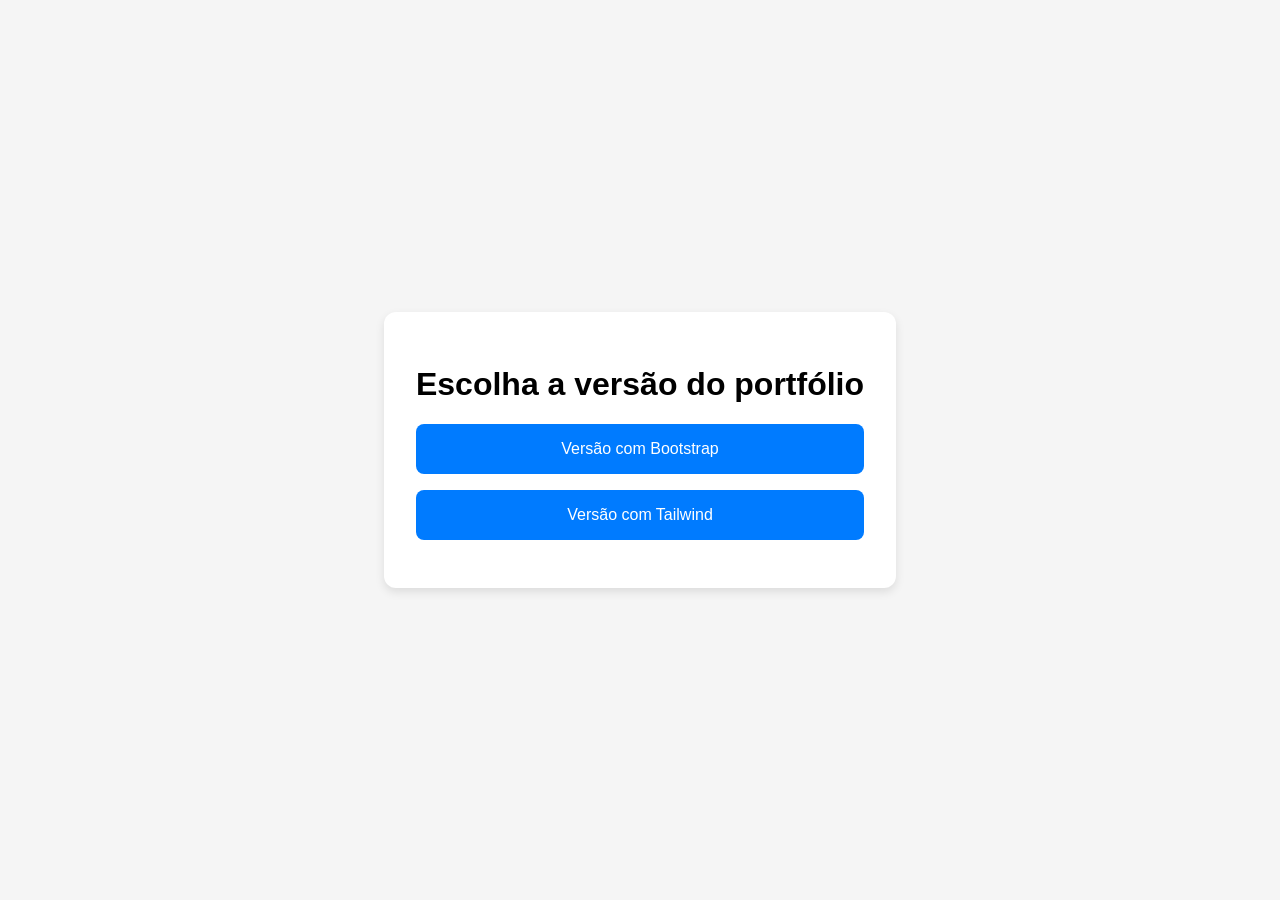
<file: index.html>
<!DOCTYPE html>
<html lang="pt-BR">
<head>
  <meta charset="UTF-8">
  <meta name="viewport" content="width=device-width, initial-scale=1.0">
  <title>Portfólio - Escolha a versão</title>
  <style>
    body {
      font-family: Arial, sans-serif;
      display: flex;
      justify-content: center;
      align-items: center;
      height: 100vh;
      margin: 0;
      background: #f5f5f5;
    }
    .container {
      text-align: center;
      background: white;
      padding: 2rem;
      border-radius: 12px;
      box-shadow: 0 4px 10px rgba(0,0,0,0.1);
    }
    a {
      display: block;
      margin: 1rem 0;
      padding: 1rem;
      text-decoration: none;
      background: #007bff;
      color: white;
      border-radius: 8px;
      transition: 0.2s;
    }
    a:hover {
      background: #0056b3;
    }
  </style>
</head>
<body>
  <main class="container">
    <h1>Escolha a versão do portfólio</h1>

    <a href="bootstrap/src/index.html">
      Versão com Bootstrap
    </a>

    <a href="tailwind/src/index.html">
      Versão com Tailwind
    </a>
  </main>
</body>
</html>
</file>
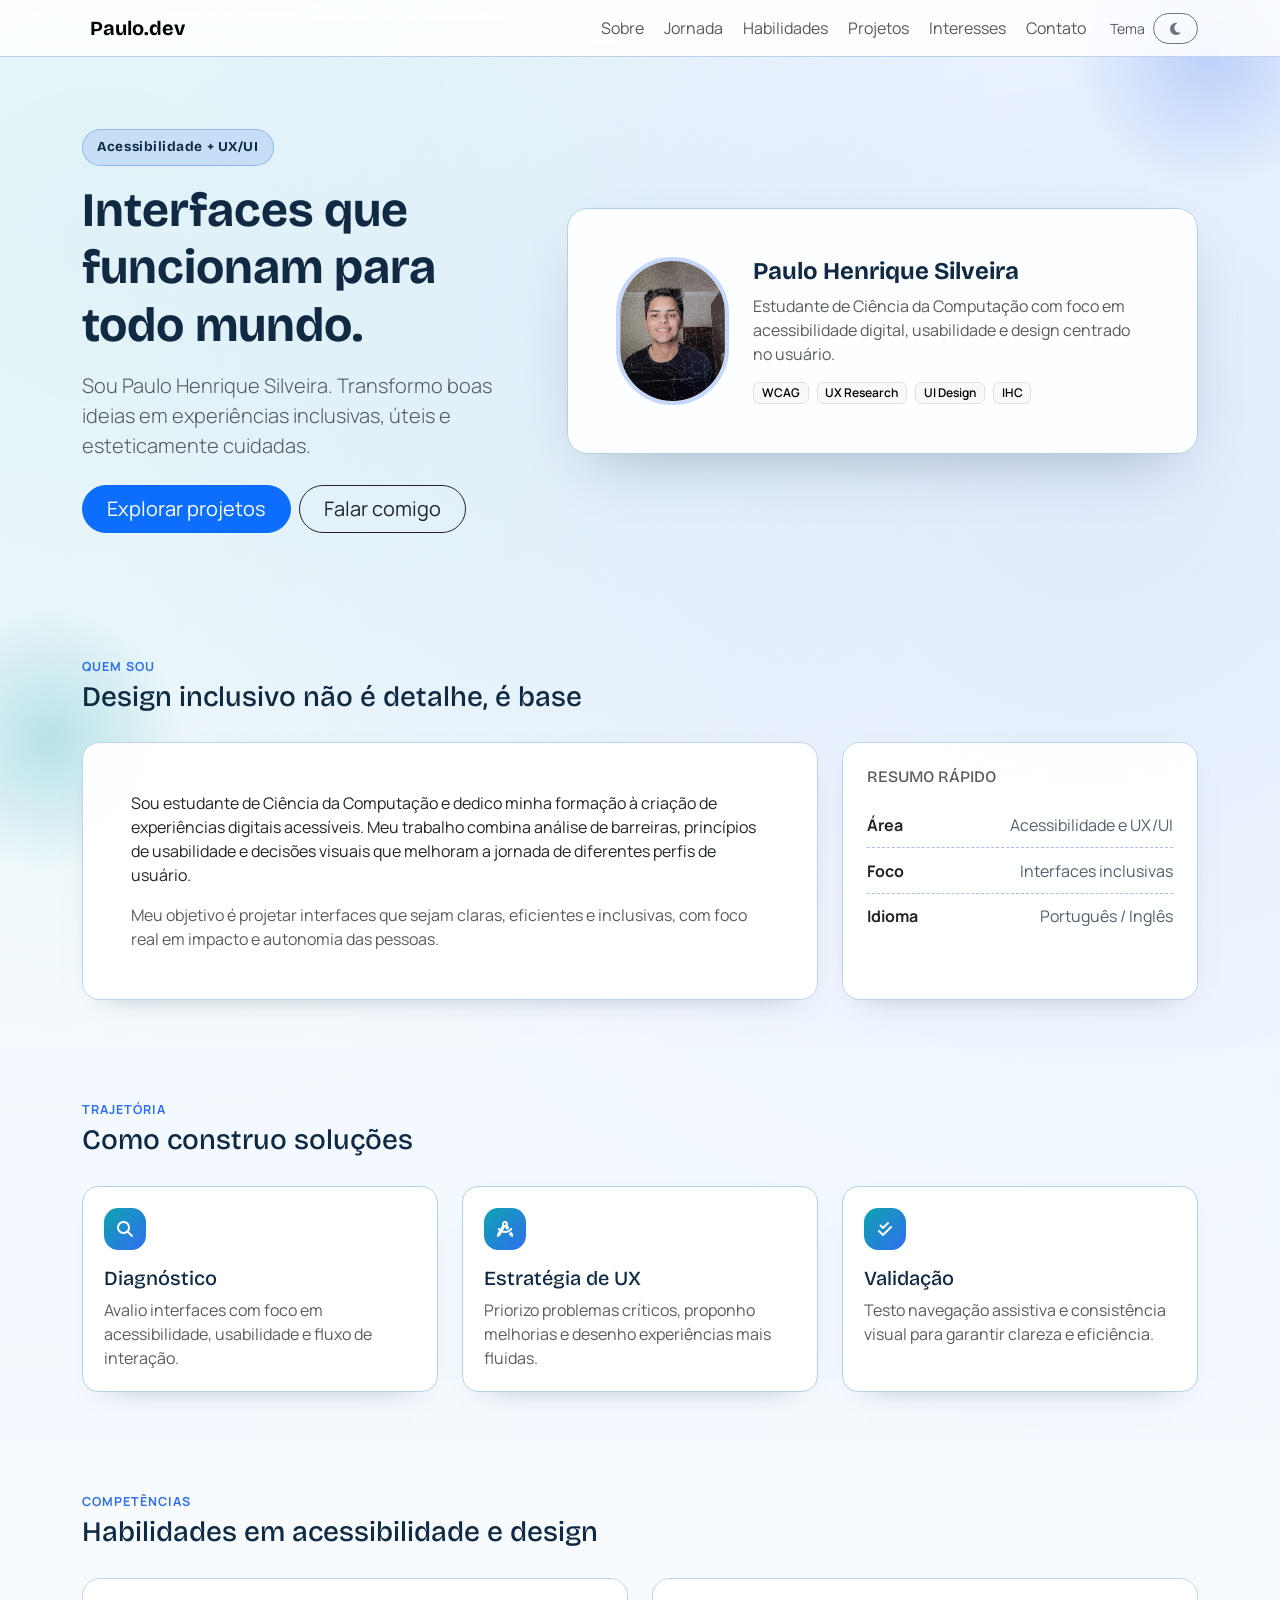
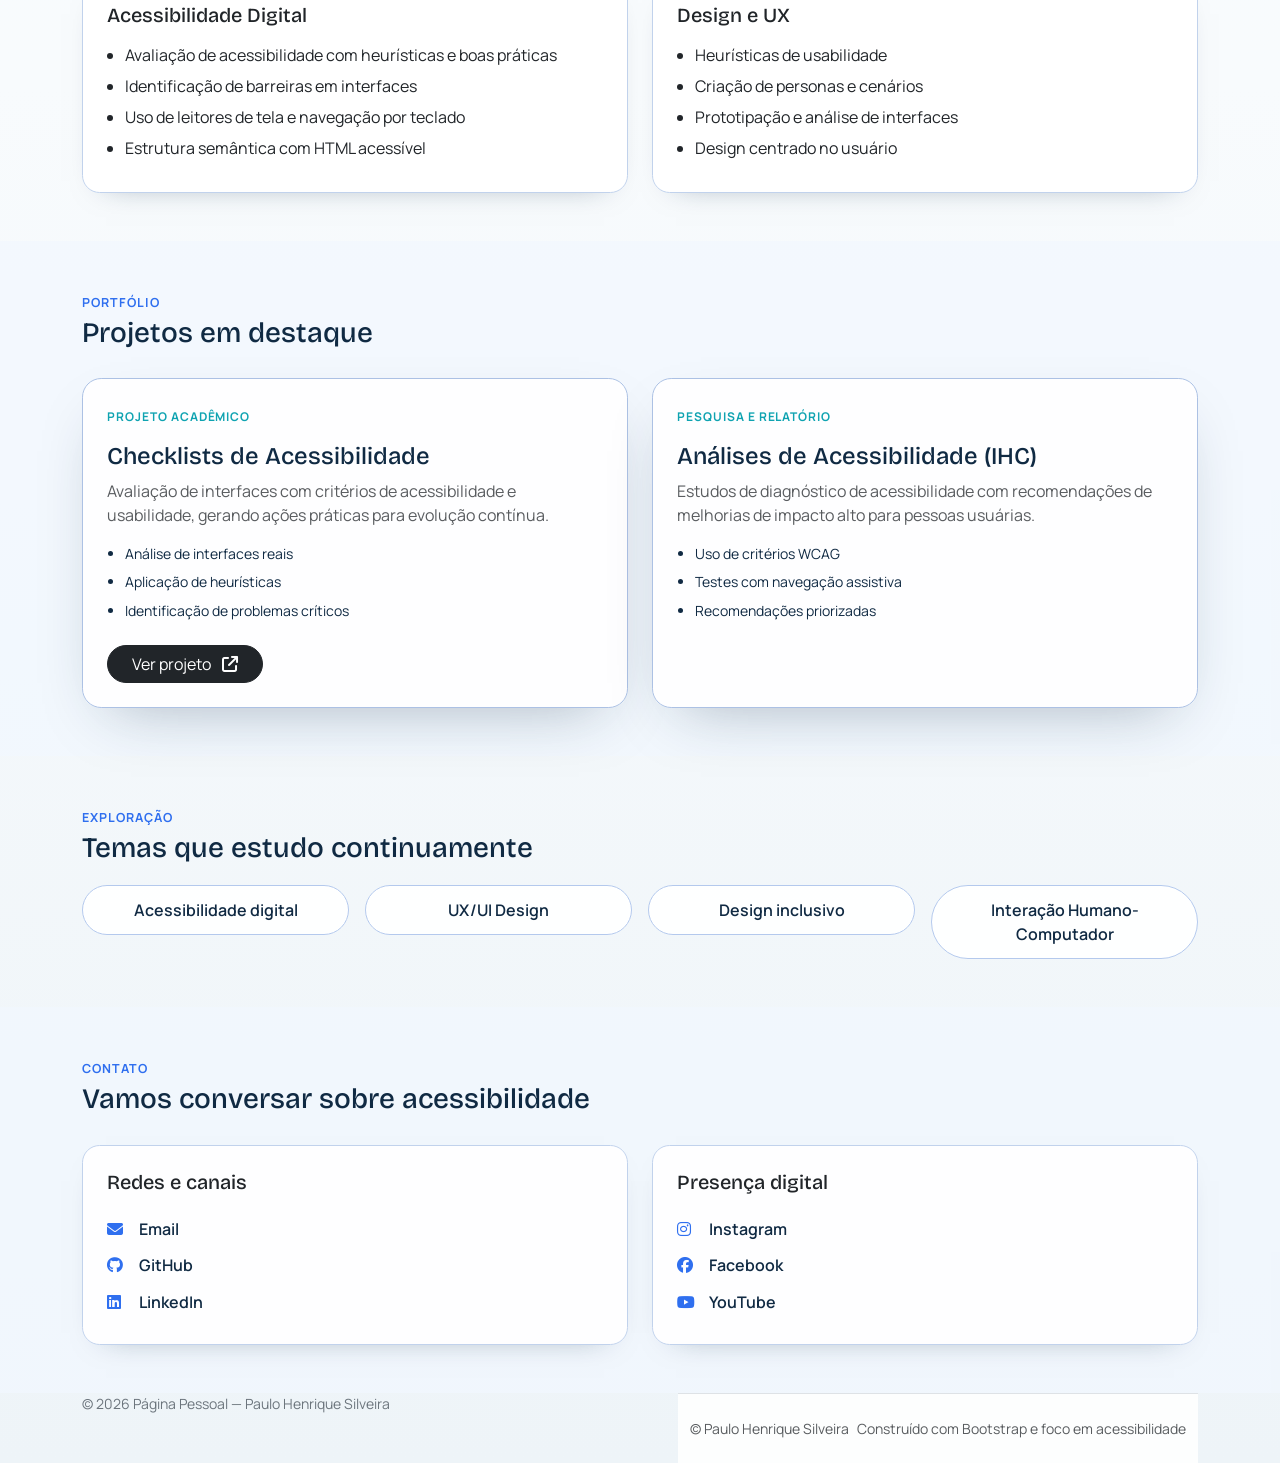
<file: bootstrap/src/index.html>
<!DOCTYPE html>
<html lang="pt-BR" data-bs-theme="light">

<head>
    <meta charset="utf-8">
    <meta name="viewport" content="width=device-width, initial-scale=1.0">
    <title>Portfólio | Paulo Henrique Silveira</title>

    <!-- Bootstrap 5 (CSS) -->
    <link href="https://cdn.jsdelivr.net/npm/bootstrap@5.3.3/dist/css/bootstrap.min.css" rel="stylesheet">

    <!-- Google Fonts -->
    <link rel="preconnect" href="https://fonts.googleapis.com">
    <link rel="preconnect" href="https://fonts.gstatic.com" crossorigin>
    <link href="https://fonts.googleapis.com/css2?family=Bricolage+Grotesque:wght@400;500;600;700;800&family=Manrope:wght@400;500;600;700&display=swap"
        rel="stylesheet">

    <!-- Font Awesome (ícones) -->
    <link rel="stylesheet" href="https://cdnjs.cloudflare.com/ajax/libs/font-awesome/6.5.0/css/all.min.css">

    <!-- CSS do projeto (externo) -->
    <link rel="stylesheet" href="assets/css/styles.css">
</head>

<body class="portfolio-body">
    <div class="bg-orb orb-1" aria-hidden="true"></div>
    <div class="bg-orb orb-2" aria-hidden="true"></div>

    <nav class="navbar navbar-expand-lg sticky-top main-nav">
        <div class="container">
            <a class="navbar-brand fw-bold" href="#top">
                <i class="fa-solid fa-sparkles me-2"></i>Paulo.dev
            </a>
            <button class="navbar-toggler" type="button" data-bs-toggle="collapse" data-bs-target="#navContent">
                <span class="navbar-toggler-icon"></span>
            </button>
            <div class="collapse navbar-collapse" id="navContent">
                <ul class="navbar-nav ms-auto gap-lg-1">
                    <li class="nav-item"><a class="nav-link" href="#sobre">Sobre</a></li>
                    <li class="nav-item"><a class="nav-link" href="#jornada">Jornada</a></li>
                    <li class="nav-item"><a class="nav-link" href="#habilidades">Habilidades</a></li>
                    <li class="nav-item"><a class="nav-link" href="#projetos">Projetos</a></li>
                    <li class="nav-item"><a class="nav-link" href="#interesses">Interesses</a></li>
                    <li class="nav-item"><a class="nav-link" href="#contato">Contato</a></li>
                </ul>
                <div class="ms-lg-3 d-flex align-items-center gap-2 py-2 py-lg-0">
                    <span class="small text-body-secondary d-none d-lg-inline">Tema</span>
                    <button id="themeToggle" class="btn btn-outline-secondary btn-sm rounded-pill px-3" type="button">
                        <i class="fa-solid fa-moon"></i>
                    </button>
                </div>
            </div>
        </div>
    </nav>

    <main>
        <!-- Header / Hero -->
        <header id="top" class="hero-section py-5">
            <div class="container py-lg-4">
                <div class="row align-items-center g-4 g-lg-5">

                    <div class="col-12 col-lg-5 text-center text-lg-start reveal-up">
                        <span class="hero-kicker">Acessibilidade + UX/UI</span>
                        <h1 class="display-5 fw-bold mt-3 mb-3">
                            Interfaces que funcionam para<br>todo mundo.
                        </h1>
                        <p class="lead text-body-secondary mb-4">
                            Sou Paulo Henrique Silveira. Transformo boas ideias em experiências inclusivas, úteis e
                            esteticamente cuidadas.
                        </p>
                        <div class="d-flex flex-wrap gap-2 justify-content-center justify-content-lg-start">
                            <a class="btn btn-primary btn-lg rounded-pill px-4" href="#projetos">
                                Explorar projetos
                            </a>
                            <a class="btn btn-outline-dark btn-lg rounded-pill px-4" href="#contato">
                                Falar comigo
                            </a>
                        </div>
                    </div>

                    <div class="col-12 col-lg-7 reveal-up delay-1">
                        <div class="hero-panel p-4 p-lg-5">
                            <div class="d-flex flex-column flex-md-row align-items-center gap-4">
                                <img class="profile-img" src="assets/img/foto.svg" alt="Foto de Paulo Henrique Silveira">
                                <div>
                                    <h2 class="h4 fw-bold mb-2">Paulo Henrique Silveira</h2>
                                    <p class="mb-3 text-body-secondary">
                                        Estudante de Ciência da Computação com foco em acessibilidade digital,
                                        usabilidade e design centrado no usuário.
                                    </p>
                                    <div class="hero-badges d-flex flex-wrap gap-2">
                                        <span class="badge text-bg-light border">WCAG</span>
                                        <span class="badge text-bg-light border">UX Research</span>
                                        <span class="badge text-bg-light border">UI Design</span>
                                        <span class="badge text-bg-light border">IHC</span>
                                    </div>
                                </div>
                            </div>
                        </div>
                    </div>
                </div>
            </div>
        </header>

        <!-- SOBRE -->
        <section id="sobre" class="py-5 section-space">
            <div class="container">
                <div class="section-header reveal-up">
                    <span class="section-tag">Quem sou</span>
                    <h2 class="section-title">Design inclusivo não é detalhe, é base</h2>
                </div>

                <div class="row g-4 mt-1">
                    <div class="col-lg-8 reveal-up delay-1">
                        <div class="card card-soft h-100">
                            <div class="card-body p-4 p-lg-5">
                                <p>
                                    Sou estudante de Ciência da Computação e dedico minha formação à criação de
                                    experiências digitais acessíveis. Meu trabalho combina análise de barreiras,
                                    princípios de usabilidade e decisões visuais que melhoram a jornada de diferentes
                                    perfis de usuário.
                                </p>
                                <p class="mb-0 text-body-secondary">
                                    Meu objetivo é projetar interfaces que sejam claras, eficientes e inclusivas,
                                    com foco real em impacto e autonomia das pessoas.
                                </p>
                            </div>
                        </div>
                    </div>

                    <div class="col-lg-4 reveal-up delay-2">
                        <div class="card card-soft h-100">
                            <div class="card-body p-4">
                                <h3 class="h6 text-uppercase text-body-secondary mb-3">Resumo rápido</h3>
                                <ul class="list-unstyled mb-0 profile-facts">
                                    <li><strong>Área</strong><span>Acessibilidade e UX/UI</span></li>
                                    <li><strong>Foco</strong><span>Interfaces inclusivas</span></li>
                                    <li><strong>Idioma</strong><span>Português / Inglês</span></li>
                                </ul>
                            </div>
                        </div>
                    </div>
                </div>
            </div>
        </section>

        <!-- JORNADA -->
        <section id="jornada" class="py-5 section-space section-tint">
            <div class="container">
                <div class="section-header reveal-up">
                    <span class="section-tag">Trajetória</span>
                    <h2 class="section-title">Como construo soluções</h2>
                </div>

                <div class="row g-4 mt-1">
                    <div class="col-md-4 reveal-up delay-1">
                        <article class="journey-card h-100">
                            <div class="journey-icon"><i class="fa-solid fa-magnifying-glass"></i></div>
                            <h3 class="h5">Diagnóstico</h3>
                            <p class="mb-0 text-body-secondary">
                                Avalio interfaces com foco em acessibilidade, usabilidade e fluxo de interação.
                            </p>
                        </article>
                    </div>
                    <div class="col-md-4 reveal-up delay-2">
                        <article class="journey-card h-100">
                            <div class="journey-icon"><i class="fa-solid fa-compass-drafting"></i></div>
                            <h3 class="h5">Estratégia de UX</h3>
                            <p class="mb-0 text-body-secondary">
                                Priorizo problemas críticos, proponho melhorias e desenho experiências mais fluidas.
                            </p>
                        </article>
                    </div>
                    <div class="col-md-4 reveal-up delay-3">
                        <article class="journey-card h-100">
                            <div class="journey-icon"><i class="fa-solid fa-check-double"></i></div>
                            <h3 class="h5">Validação</h3>
                            <p class="mb-0 text-body-secondary">
                                Testo navegação assistiva e consistência visual para garantir clareza e eficiência.
                            </p>
                        </article>
                    </div>
                </div>
            </div>
        </section>

        <!-- HABILIDADES -->
        <section id="habilidades" class="py-5 section-space">
            <div class="container">
                <div class="section-header reveal-up">
                    <span class="section-tag">Competências</span>
                    <h2 class="section-title">Habilidades em acessibilidade e design</h2>
                </div>

                <div class="row g-4 mt-1">
                    <div class="col-lg-6 reveal-up delay-1">
                        <div class="card card-soft h-100">
                            <div class="card-body p-4">
                                <h3 class="h5 mb-3">Acessibilidade Digital</h3>
                                <ul class="mb-0 custom-list">
                                    <li>Avaliação de acessibilidade com heurísticas e boas práticas</li>
                                    <li>Identificação de barreiras em interfaces</li>
                                    <li>Uso de leitores de tela e navegação por teclado</li>
                                    <li>Estrutura semântica com HTML acessível</li>
                                </ul>
                            </div>
                        </div>
                    </div>

                    <div class="col-lg-6 reveal-up delay-2">
                        <div class="card card-soft h-100">
                            <div class="card-body p-4">
                                <h3 class="h5 mb-3">Design e UX</h3>
                                <ul class="mb-0 custom-list">
                                    <li>Heurísticas de usabilidade</li>
                                    <li>Criação de personas e cenários</li>
                                    <li>Prototipação e análise de interfaces</li>
                                    <li>Design centrado no usuário</li>
                                </ul>
                            </div>
                        </div>
                    </div>
                </div>
            </div>
        </section>

        <!-- PROJETOS -->
        <section id="projetos" class="py-5 section-space section-tint">
            <div class="container">
                <div class="section-header reveal-up">
                    <span class="section-tag">Portfólio</span>
                    <h2 class="section-title">Projetos em destaque</h2>
                </div>

                <div class="row g-4 mt-1">
                    <div class="col-md-6 reveal-up delay-1">
                        <article class="project-card h-100">
                            <div class="project-meta mb-3">Projeto acadêmico</div>
                            <h3 class="h4">Checklists de Acessibilidade</h3>
                            <p class="text-body-secondary">
                                Avaliação de interfaces com critérios de acessibilidade e usabilidade, gerando ações
                                práticas para evolução contínua.
                            </p>
                            <ul class="small custom-list mb-4">
                                <li>Análise de interfaces reais</li>
                                <li>Aplicação de heurísticas</li>
                                <li>Identificação de problemas críticos</li>
                            </ul>
                            <a class="btn btn-dark rounded-pill px-4"
                                href="https://github.com/i-am-Gab/Sitedechecklistsdeacessibilidade" target="_blank"
                                rel="noreferrer">
                                Ver projeto <i class="fa-solid fa-arrow-up-right-from-square ms-2"></i>
                            </a>
                        </article>
                    </div>

                    <div class="col-md-6 reveal-up delay-2">
                        <article class="project-card h-100">
                            <div class="project-meta mb-3">Pesquisa e relatório</div>
                            <h3 class="h4">Análises de Acessibilidade (IHC)</h3>
                            <p class="text-body-secondary">
                                Estudos de diagnóstico de acessibilidade com recomendações de melhorias de impacto
                                alto para pessoas usuárias.
                            </p>
                            <ul class="small custom-list mb-0">
                                <li>Uso de critérios WCAG</li>
                                <li>Testes com navegação assistiva</li>
                                <li>Recomendações priorizadas</li>
                            </ul>
                        </article>
                    </div>
                </div>
            </div>
        </section>

        <!-- INTERESSES -->
        <section id="interesses" class="py-5 section-space">
            <div class="container">
                <div class="section-header reveal-up">
                    <span class="section-tag">Exploração</span>
                    <h2 class="section-title">Temas que estudo continuamente</h2>
                </div>

                <div class="row g-3 mt-1 reveal-up delay-1">
                    <div class="col-sm-6 col-lg-3"><div class="interest-pill">Acessibilidade digital</div></div>
                    <div class="col-sm-6 col-lg-3"><div class="interest-pill">UX/UI Design</div></div>
                    <div class="col-sm-6 col-lg-3"><div class="interest-pill">Design inclusivo</div></div>
                    <div class="col-sm-6 col-lg-3"><div class="interest-pill">Interação Humano-Computador</div></div>
                </div>
            </div>
        </section>

        <!-- Contato -->
        <section id="contato" class="py-5 section-space section-tint">
            <div class="container">
                <div class="section-header reveal-up">
                    <span class="section-tag">Contato</span>
                    <h2 class="section-title">Vamos conversar sobre acessibilidade</h2>
                </div>

                <div class="row g-4 mt-1">
                    <div class="col-lg-6 reveal-up delay-1">
                        <div class="card card-soft h-100">
                            <div class="card-body p-4">
                                <h3 class="h5 mb-3">Redes e canais</h3>
                                <ul class="list-unstyled mb-0 contact-list">
                                    <li>
                                        <i class="fa-solid fa-envelope"></i>
                                        <a href="mailto:paulo.silveira2@estudante.ufla.br" target="_blank" rel="noreferrer">Email</a>
                                    </li>
                                    <li>
                                        <i class="fa-brands fa-github"></i>
                                        <a href="https://github.com/PauloHSilveir" target="_blank" rel="noreferrer">GitHub</a>
                                    </li>
                                    <li>
                                        <i class="fa-brands fa-linkedin"></i>
                                        <a href="https://www.linkedin.com/in/paulo-henrique-dos-anjos-silveira-420069281/" target="_blank"
                                            rel="noreferrer">LinkedIn</a>
                                    </li>
                                </ul>
                            </div>
                        </div>
                    </div>

                    <div class="col-lg-6 reveal-up delay-2">
                        <div class="card card-soft h-100">
                            <div class="card-body p-4">
                                <h3 class="h5 mb-3">Presença digital</h3>
                                <ul class="list-unstyled mb-0 contact-list">
                                    <li>
                                        <i class="fa-brands fa-instagram"></i>
                                        <a href="https://instagram.com/paulosilveira01" target="_blank" rel="noreferrer">Instagram</a>
                                    </li>
                                    <li>
                                        <i class="fa-brands fa-facebook"></i>
                                        <a href="https://facebook.com/" target="_blank" rel="noreferrer">Facebook</a>
                                    </li>
                                    <li>
                                        <i class="fa-brands fa-youtube"></i>
                                        <a href="https://www.youtube.com/" target="_blank" rel="noreferrer">YouTube</a>
                                    </li>
                                </ul>
                            </div>
                        </div>
                    </div>
                </div>
            </div>
        </section>
    </main>
        <div class="container d-flex flex-column flex-md-row justify-content-between gap-2">
            <small class="text-secondary">© <span id="year"></span> Página Pessoal — Paulo Henrique Silveira</small>
    <footer class="footer-clean py-4 border-top">
        <div class="container d-flex flex-column flex-md-row justify-content-between gap-2">
            <small class="text-body-secondary">© <span id="year"></span> Paulo Henrique Silveira</small>
            <small class="text-body-secondary">Construído com Bootstrap e foco em acessibilidade</small>
    <!-- Bootstrap JS (necessário para navbar colapsável) -->
    <script src="https://cdn.jsdelivr.net/npm/bootstrap@5.3.3/dist/js/bootstrap.bundle.min.js"></script>

    <!-- JS do projeto -->
    <script src="assets/js/script.js"></script>
</body>

</html>
</file>
<file: bootstrap/src/assets/css/styles.css>
:root {
    --brand-ink: #102a43;
    --brand-sky: #2f6fef;
    --brand-cyan: #0fa3b1;
    --brand-soft: #f1f7ff;
    --surface: #ffffff;
    --surface-tint: #f7fbff;
    --text-main: #102a43;
    --text-muted: #52606d;
    --ring-shadow: 0 24px 60px -28px rgba(16, 42, 67, 0.35);
}

[data-bs-theme="dark"] {
    --brand-ink: #d9e2ec;
    --brand-soft: #17222f;
    --surface: #0f1720;
    --surface-tint: #131d28;
    --text-main: #e4ecf3;
    --text-muted: #a2b3c5;
    --ring-shadow: 0 20px 60px -25px rgba(0, 0, 0, 0.6);
}

body.portfolio-body {
    font-family: "Manrope", sans-serif;
    color: var(--text-main);
    background: radial-gradient(circle at 8% 8%, rgba(15, 163, 177, 0.1), transparent 30%),
        radial-gradient(circle at 85% 15%, rgba(47, 111, 239, 0.12), transparent 35%),
        linear-gradient(180deg, var(--surface-tint) 0%, #f8fbfd 55%, #eef4f8 100%);
    position: relative;
    overflow-x: hidden;
}

[data-bs-theme="dark"] body.portfolio-body {
    background: radial-gradient(circle at 8% 8%, rgba(15, 163, 177, 0.2), transparent 30%),
        radial-gradient(circle at 85% 15%, rgba(47, 111, 239, 0.25), transparent 35%),
        linear-gradient(180deg, #0a1017 0%, #0d141d 60%, #101a25 100%);
}

.bg-orb {
    position: fixed;
    border-radius: 999px;
    z-index: 0;
    pointer-events: none;
    filter: blur(4px);
}

.orb-1 {
    width: 280px;
    height: 280px;
    top: -90px;
    right: -70px;
    background: radial-gradient(circle at center, rgba(47, 111, 239, 0.25), transparent 70%);
}

.orb-2 {
    width: 260px;
    height: 260px;
    bottom: 30px;
    left: -80px;
    background: radial-gradient(circle at center, rgba(15, 163, 177, 0.24), transparent 72%);
}

.main-nav {
    background: color-mix(in srgb, var(--surface) 85%, transparent);
    backdrop-filter: blur(10px);
    border-bottom: 1px solid color-mix(in srgb, var(--brand-sky) 16%, #d9e2ec);
    z-index: 10;
}

.navbar-brand,
.hero-kicker,
.section-title,
h1,
h2,
h3,
h4,
h5,
h6 {
    font-family: "Bricolage Grotesque", sans-serif;
}

.hero-section {
    position: relative;
    z-index: 1;
}

.hero-kicker {
    display: inline-flex;
    align-items: center;
    padding: 0.45rem 0.9rem;
    border-radius: 999px;
    background: color-mix(in srgb, var(--brand-sky) 15%, transparent);
    border: 1px solid color-mix(in srgb, var(--brand-sky) 35%, transparent);
    font-size: 0.85rem;
    font-weight: 700;
    letter-spacing: 0.04em;
}

.hero-panel {
    background: color-mix(in srgb, var(--surface) 92%, transparent);
    border: 1px solid color-mix(in srgb, var(--brand-cyan) 22%, #d9e2ec);
    border-radius: 1.3rem;
    box-shadow: var(--ring-shadow);
}

.hero-badges .badge {
    font-weight: 600;
    color: var(--brand-ink);
}

.profile-img {
    width: 148px;
    height: 148px;
    border-radius: 999px;
    border: 4px solid color-mix(in srgb, var(--brand-sky) 28%, #ffffff);
    object-fit: cover;
    background: #fff;
}

.section-space {
    position: relative;
    z-index: 1;
}

.section-tag {
    display: inline-block;
    font-size: 0.78rem;
    letter-spacing: 0.08em;
    text-transform: uppercase;
    color: var(--brand-sky);
    font-weight: 700;
}

.section-title {
    font-size: clamp(1.5rem, 2.2vw, 2.2rem);
    margin-top: 0.25rem;
    margin-bottom: 0;
}

.section-tint {
    background: color-mix(in srgb, var(--brand-soft) 65%, transparent);
}

.card-soft {
    border: 1px solid color-mix(in srgb, var(--brand-sky) 14%, #d9e2ec);
    border-radius: 1.1rem;
    background: color-mix(in srgb, var(--surface) 94%, transparent);
    box-shadow: 0 12px 30px -24px rgba(16, 42, 67, 0.5);
}

.profile-facts li {
    display: flex;
    justify-content: space-between;
    gap: 1rem;
    padding: 0.65rem 0;
    border-bottom: 1px dashed color-mix(in srgb, var(--brand-sky) 22%, #cbd5e1);
}

.profile-facts li:last-child {
    border-bottom: 0;
}

.profile-facts strong {
    font-weight: 700;
}

.profile-facts span {
    color: var(--text-muted);
    text-align: right;
}

.journey-card {
    border-radius: 1rem;
    padding: 1.3rem;
    background: color-mix(in srgb, var(--surface) 95%, transparent);
    border: 1px solid color-mix(in srgb, var(--brand-cyan) 22%, #d9e2ec);
    box-shadow: 0 14px 30px -26px rgba(16, 42, 67, 0.5);
}

.journey-icon {
    width: 2.65rem;
    height: 2.65rem;
    border-radius: 0.9rem;
    display: grid;
    place-items: center;
    color: #fff;
    margin-bottom: 1rem;
    background: linear-gradient(135deg, var(--brand-cyan), var(--brand-sky));
}

.custom-list {
    padding-left: 1.15rem;
}

.custom-list li {
    margin-bottom: 0.45rem;
}

.project-card {
    border-radius: 1.2rem;
    border: 1px solid color-mix(in srgb, var(--brand-sky) 20%, #cbd5e1);
    background: color-mix(in srgb, var(--surface) 94%, transparent);
    box-shadow: var(--ring-shadow);
    padding: 1.5rem;
    transition: transform 0.28s ease, box-shadow 0.28s ease;
}

.project-card:hover {
    transform: translateY(-5px);
    box-shadow: 0 26px 55px -30px rgba(16, 42, 67, 0.6);
}

.project-meta {
    display: inline-block;
    font-size: 0.75rem;
    text-transform: uppercase;
    letter-spacing: 0.08em;
    font-weight: 700;
    color: var(--brand-cyan);
}

.interest-pill {
    border: 1px solid color-mix(in srgb, var(--brand-sky) 22%, #d9e2ec);
    background: color-mix(in srgb, var(--surface) 93%, transparent);
    border-radius: 999px;
    padding: 0.75rem 1rem;
    text-align: center;
    font-weight: 600;
}

.contact-list li {
    display: flex;
    align-items: center;
    gap: 0.75rem;
    padding: 0.4rem 0;
}

.contact-list i {
    width: 1.25rem;
    color: var(--brand-sky);
}

.contact-list a {
    color: var(--text-main);
    text-decoration: none;
    font-weight: 600;
}

.contact-list a:hover {
    color: var(--brand-sky);
}

.footer-clean {
    background: color-mix(in srgb, var(--surface) 90%, transparent);
    position: relative;
    z-index: 1;
}

section {
    scroll-margin-top: 88px;
}

/* Reveal animation for first load and scroll appearance */
.reveal-up {
    opacity: 0;
    transform: translateY(18px);
    transition: opacity 0.7s ease, transform 0.7s ease;
}

.reveal-up.is-visible {
    opacity: 1;
    transform: translateY(0);
}

.delay-1 {
    transition-delay: 0.08s;
}

.delay-2 {
    transition-delay: 0.16s;
}

.delay-3 {
    transition-delay: 0.24s;
}

@media (max-width: 991.98px) {
    .hero-panel {
        padding: 1.2rem;
    }

    .profile-img {
        width: 120px;
        height: 120px;
    }
}

@media (max-width: 575.98px) {
    .project-card,
    .journey-card {
        padding: 1.2rem;
    }

    .section-title {
        font-size: 1.4rem;
    }
}
</file>
